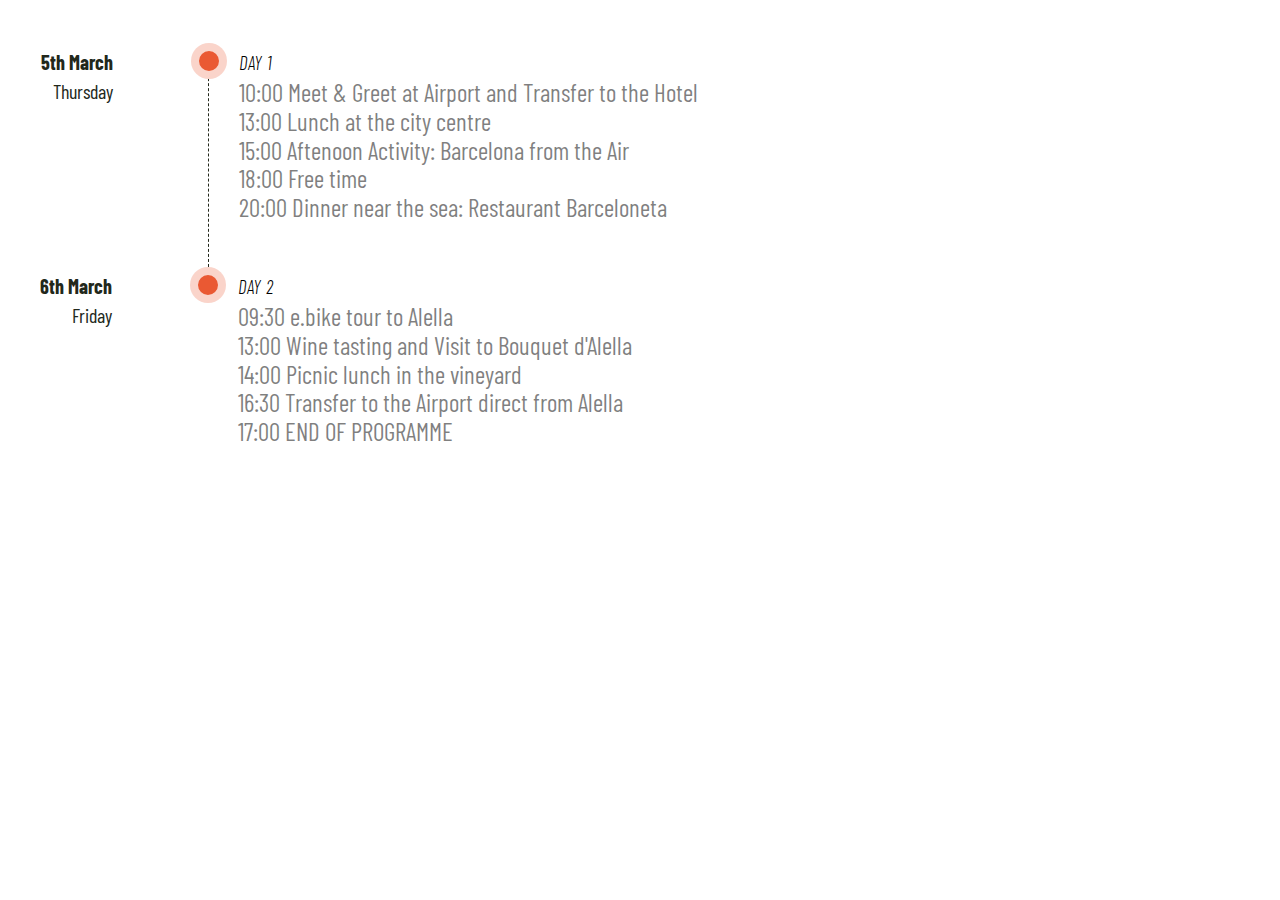
<file: timeline.html>
<!DOCTYPE html>
<html lang="en">
<head>
    <meta charset="UTF-8">
    <meta name="viewport" content="width=device-width, initial-scale=1.0">
    <meta http-equiv="X-UA-Compatible" content="ie=edge">
    <title>Document</title>
    <link href='https://fonts.googleapis.com/css?family=Barlow Condensed' rel='stylesheet'>
    <style>
        body{
  line-height:1.8em;
  width:750px;
}
.history-tl-container{
  font-family: 'Barlow Condensed'; 
  width:100%;
  margin:left;
  display:block;
  position:relative;
}
.history-tl-container ul.tl{
    margin:40px 0;
    padding:0;
    display:inline-block;

}
.history-tl-container ul.tl li{
    list-style: none;
    margin:auto;
    margin-left:200px;
    min-height:70px;
    /*background: rgba(255,255,0,0.1);*/
    border-left:1px dashed #22281B;
    padding:0 0 50px 30px;
    position:relative;
}
.history-tl-container ul.tl li:last-child{ border-left:0;}
.history-tl-container ul.tl li::before{
    position: absolute;
    left: -18px;
    top: -5px;
    content: " ";
    border: 8px solid rgba(255, 255, 255, 0.74);
    border-radius: 500%;
    background: #EA5933;
    height: 20px;
    width: 20px;
    transition: all 500ms ease-in-out;

}
.history-tl-container ul.tl li:hover::before{
    border-color:  #EA5933;
    transition: all 1000ms ease-in-out;
}
ul.tl li .item-title{
  font-size: 19px;
  line-height: 30px;
  letter-spacing: 0.01em;
  font-weight: 300;
  font-style: italic;
}
ul.tl li .item-detail{
    color:rgba(0,0,0,0.5);
    font-size:25px;
}
ul.tl li .timestamp{
    color: #22281B;
    position: absolute;
    width:100px;
    left: -40%;
    text-align: right;
    font-size: 20px;
}
    </style>
</head>
<body>
        <div class="history-tl-container">
                <ul class="tl">
                  <li class="tl-item" ng-repeat="item in retailer_history">
                    <div class="timestamp"><b>5th March</b><br>Thursday</div>
                    <div class="item-title">DAY 1</div>
                    <div class="item-detail">10:00 Meet & Greet at Airport and Transfer to the Hotel</div>
                    <div class="item-detail">13:00 Lunch at the city centre</div>
                    <div class="item-detail">15:00 Aftenoon Activity: Barcelona from the Air</div>
					<div class="item-detail">18:00 Free time</div>
					<div class="item-detail">20:00 Dinner near the sea: Restaurant Barceloneta </div>
                  </li>

                  <li class="tl-item" ng-repeat="item in retailer_history">
                    <div class="timestamp"><b>6th March</b><br> Friday</div>
                    <div class="item-title"> DAY 2</div>
                    <div class="item-detail">09:30 e.bike tour to Alella</div>
					<div class="item-detail">13:00 Wine tasting and Visit to Bouquet d'Alella</div>
					<div class="item-detail">14:00 Picnic lunch in the vineyard</div>
					<div class="item-detail">16:30 Transfer to the Airport direct from Alella</div>
					<div class="item-detail">17:00 END OF PROGRAMME</div>
                  </li>
                </ul>              
              </div>
</body>
</html>
</file>
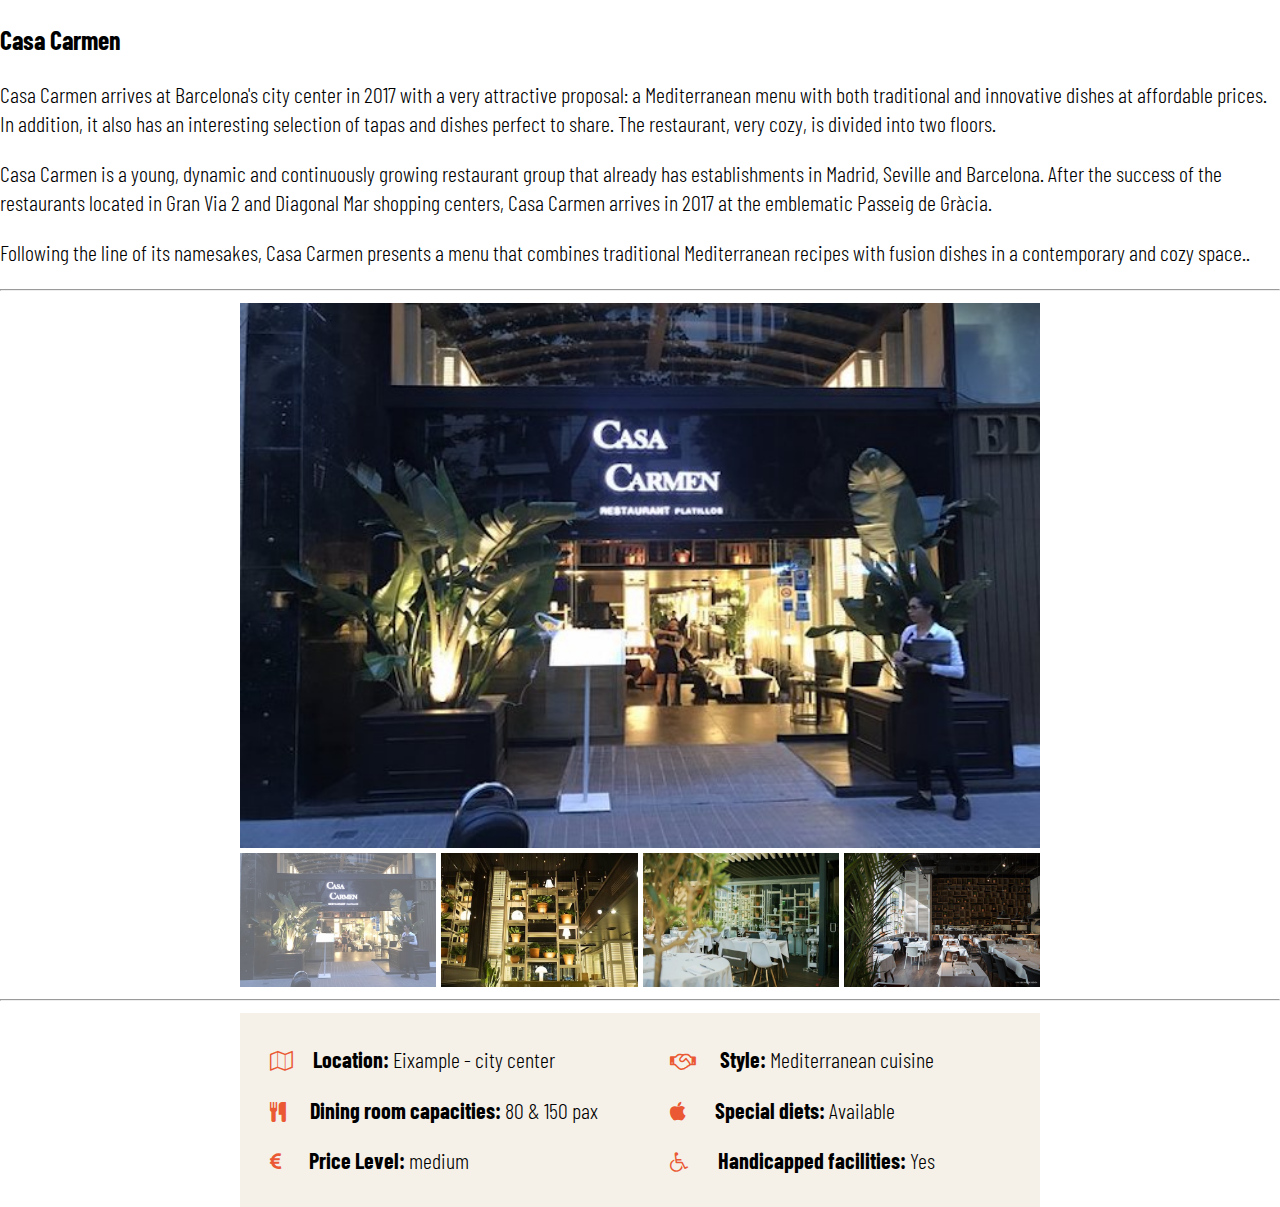
<file: fichas/CASA CARMEN/CasaCarmen.html>
<!DOCTYPE html>
<html>
<head>
  <link rel="stylesheet" href="https://cdnjs.cloudflare.com/ajax/libs/font-awesome/4.7.0/css/font-awesome.min.css"></link>
  <link href='https://fonts.googleapis.com/css?family=Barlow Condensed' rel='stylesheet'>
  <link rel="stylesheet" href="../fichas_style.css"></link>
</head>

<body>
  <div class="activities" style="margin: auto; padding: 0px;">   
    <h3>Casa Carmen</h3>                                              <!--insertar titulo-->
    <p> Casa Carmen arrives at Barcelona's city center in 2017 with a very attractive proposal: a Mediterranean menu with both traditional and innovative dishes at affordable prices. In addition, it also has an interesting selection of tapas and dishes perfect to share. The restaurant, very cozy, is divided into two floors.<p>

    <p>Casa Carmen is a young, dynamic and continuously growing restaurant group that already has establishments in Madrid, Seville and Barcelona. After the success of the restaurants located in Gran Via 2 and Diagonal Mar shopping centers, Casa Carmen arrives in 2017 at the emblematic Passeig de Gràcia.</p>  

    </p> Following the line of its namesakes, Casa Carmen presents a menu that combines traditional Mediterranean recipes with fusion dishes in a contemporary and cozy space..</p> 

                     <!--insertar el texto-->
    <hr>
  </div>
	<div class="container">
    <div class="main-img">
      <img src="CasaCarmen1.jpg" id="current">
    </div>

    <div class="imgs">                                          <!--insertar las fotos-->
      <img src="CasaCarmen1.jpg">
      <img src="CasaCarmen2.jpg">
      <img src="CasaCarmen3.jpg">
      <img src="CasaCarmen4.jpg">
    </div>
  </div>
  <hr>
  
  <section class="container">

<div class ="one" style="float: left ; width:50%;
    padding: 10px; background-color: #F5F1E9">
<p><i class="fa fa-map-o" style="margin-left: 20px;font-size:20px;color:#EA5933;"></i>   <!--insertar la info relevante a los iconos-->
<span style="margin: 16px"><b>Location:</b> Eixample - city center</p></span>
<p><i class="fa fa-cutlery" style="margin-left: 20px;font-size:20px;color:#EA5933;"></i> 
<span style="margin: 20px"><b>Dining room capacities:</b> 80 & 150 pax</p></span>
<p><i class="fa fa-eur" style="margin-left: 20px;font-size:20px;color:#EA5933;"></i> 
<span style="margin: 24px"><b>Price Level:</b> medium</p></span>
</div> 

<div class ="two" style="float: right; align: right; width:45%;
    padding: 10px; background-color: #F5F1E9">
<p><i class="fa fa-handshake-o" style="font-size:20px;color:#EA5933;"></i> 
<span style="margin: 20px"><b>Style:</b> Mediterranean cuisine</span>
<p><i class="fa fa-apple" style="font-size:20px;color:#EA5933;"></i> 
<span style="margin: 25px"><b>Special diets:</b> Available</p></span>
<p><i class="fa fa-wheelchair" style="font-size:20px;color:#EA5933;"></i>   
<span style="margin: 25px"><b>Handicapped facilities:</b> Yes</p></span>
</div>
</section>
</div> 
  <script>
    const current = document.querySelector('#current');
const imgs = document.querySelector('.imgs');
const img = document.querySelectorAll('.imgs img');
const opacity = 0.6;

// Set first img opacity
img[0].style.opacity = opacity;

imgs.addEventListener('click', imgClick);

function imgClick(e) {
  // Reset the opacity
  img.forEach(img => (img.style.opacity = 1));

  // Change current image to src of clicked image
  current.src = e.target.src;

  // Add fade in class
  current.classList.add('fade-in');

  // Remove fade-in class after .5 seconds
  setTimeout(() => current.classList.remove('fade-in'), 500);

  // Change the opacity to opacity var
  e.target.style.opacity = opacity;
}

  </script>
</body>
</html>
</file>
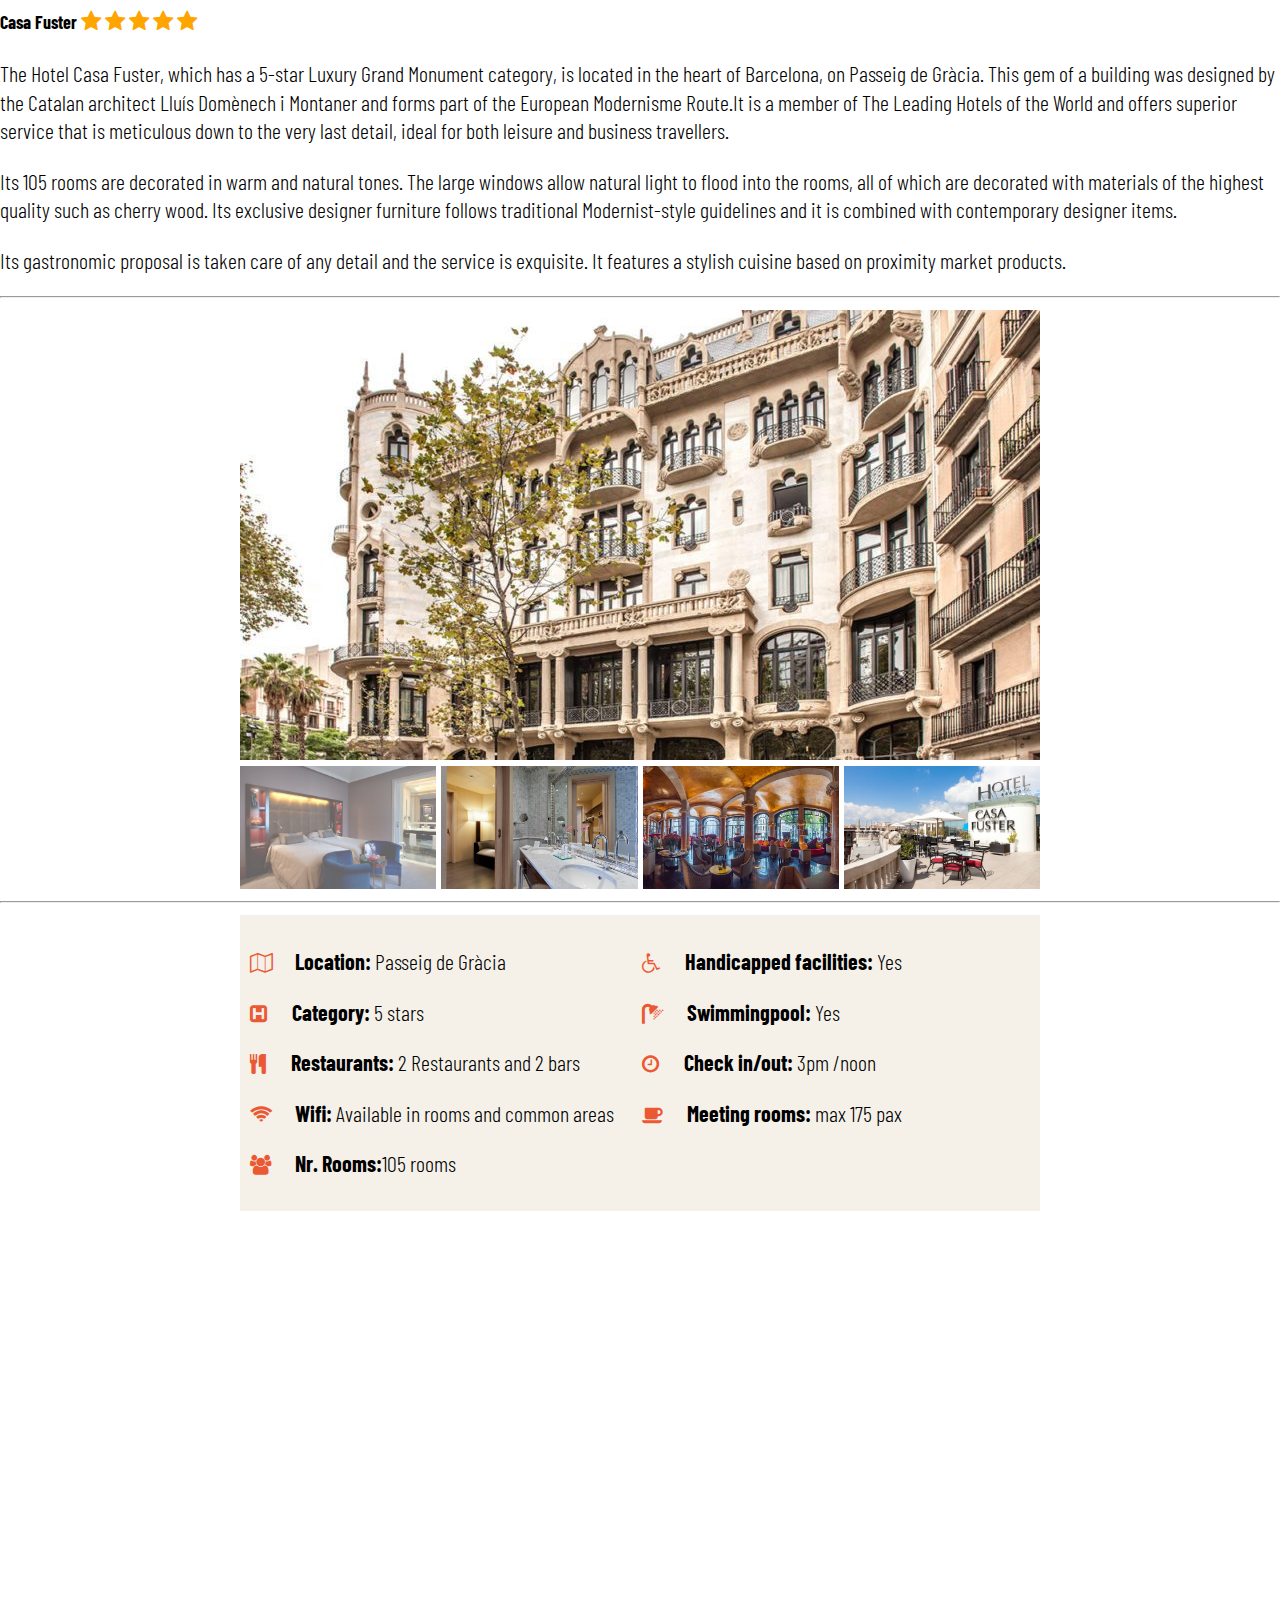
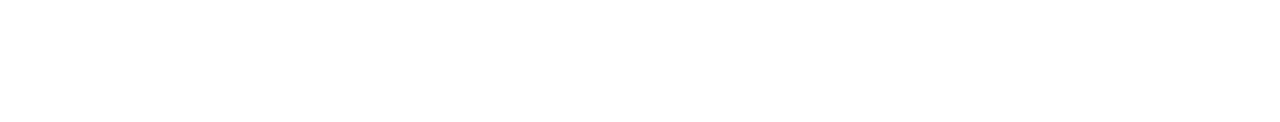
<file: fichas/Casa Fuster/Casa Fuster.html>
<!DOCTYPE html>
<html>
<head>
  <link rel="stylesheet" href="https://cdnjs.cloudflare.com/ajax/libs/font-awesome/4.7.0/css/font-awesome.min.css"></link>
  <link href='https://fonts.googleapis.com/css?family=Barlow Condensed' rel='stylesheet'>
  <link rel="stylesheet" href="../fichas_style.css"></link>
</head>

<body>
  <div class="activities" style="margin: auto; padding: 0px;"> 

       
        <span id="stars">Casa Fuster</span>         <!--estrellas del hotel-->
        <span class="fa fa-star checked"></span>
        <span class="fa fa-star checked"></span>
        <span class="fa fa-star checked"></span>
        <span class="fa fa-star checked"></span>
        <span class="fa fa-star checked"></span>    
        <span><sup></sup></span>      <!-- si el hotel es gran lujo, ..., escribir entre <sub></sub>-->                                            <!--insertar titulo-->
    <p>The Hotel Casa Fuster, which has a 5-star Luxury Grand Monument category, is located in the heart of Barcelona, on Passeig de Gràcia. This gem of a building was designed by the Catalan architect Lluís Domènech i Montaner and forms part of the European Modernisme Route.It is a member of The Leading Hotels of the World and offers superior service that is meticulous down to the very last detail, ideal for both leisure and business travellers.<p>

    <p>Its 105 rooms are decorated in warm and natural tones. The large windows allow natural light to flood into the rooms, all of which are decorated with materials of the highest quality such as cherry wood. Its exclusive designer furniture follows traditional Modernist-style guidelines and it is combined with contemporary designer items.<p>

    <p>Its gastronomic proposal is taken care of any detail and the service is exquisite. It features a stylish cuisine based on proximity market products.</p>   

                     <!--insertar el texto-->
    <hr>
  </div>
	<div class="container">
    <div class="main-img">
      <img src="fuster0.jpg" id="current">
    </div>

    <div class="imgs">                                          <!--insertar las fotos-->
      <img src="fuster1.jpg">
      <img src="fuster2.jpg">
      <img src="fuster3.jpg">
      <img src="fuster4.jpg">
    </div>
  </div>
  <hr>
  
  <section class="container">

<div class ="one" style="float: left;
    padding: 10px; background-color: #F5F1E9">
<p><i class="fa fa-map-o" style="font-size:20px;color:#EA5933;"></i>   <!--insertar la info relevante a los iconos-->
<span style="margin: 18px;"><b> Location:</b> Passeig de Gràcia </p></span>
<p><i class="fa fa-h-square" style="font-size:20px;color:#EA5933;"></i> 
<span style="margin: 21px;"><b> Category:</b> 5 stars</p></span>
<p><i class="fa fa-cutlery" style="font-size:20px;color: #EA5933;"></i> 
<span style="margin: 21px; "><b> Restaurants:</b> 2 Restaurants and 2 bars</p></span>
<p><i class="fa fa-wifi" style="font-size:20px;color:#EA5933;"></i> 
<span style="margin: 18px;"><b> Wifi:</b> Available in rooms and common areas</p></span>
<p><i class="fa fa-users" style="font-size:20px;color:#EA5933;"></i> 
<span style="margin: 20px"><b>Nr. Rooms:</b>105 rooms</p></span>

</div>

<div class ="two" style="float: right width= 40%;
    padding: 10px; background-color: #F5F1E9">
<p><i class="fa fa-wheelchair" style="font-size:20px;color:#EA5933;"></i>    <!--insertar la info relevante a los iconos-->
<span style="margin: 20px;"><b> Handicapped facilities: </b>Yes</p></span>
<p><i class="fa fa-shower" style="font-size:20px;color:#EA5933;"></i> 
<span style="margin: 20px;"><b> Swimmingpool:</b> Yes</p></span>
<p><i class="fa fa-clock-o" style="font-size:20px;color:#EA5933;"></i> 
<span style="margin: 21px;"><b> Check in/out:</b> 3pm /noon</p></span>
<p><i class="fa fa-coffee" style="font-size:20px;color:#EA5933;"></i> 
<span style="margin: 20px;"><b> Meeting rooms:</b> max 175 pax</p></span>
<p><i class="" style="font-size:20px;color:#EA5933;"></i> 
<span style="margin: 20px;"></span>
</div>
</div>
<iframe width="100%" height="505" src="https://www.youtube.com/embed/J3RD8yTc0ng" frameborder="0" allow="accelerometer; autoplay; encrypted-media; gyroscope; picture-in-picture" allowfullscreen></iframe>
</div>
</section>
</div> 
	<script>
		const current = document.querySelector('#current');
const imgs = document.querySelector('.imgs');
const img = document.querySelectorAll('.imgs img');
const opacity = 0.6;

// Set first img opacity
img[0].style.opacity = opacity;

imgs.addEventListener('click', imgClick);

function imgClick(e) {
  // Reset the opacity
  img.forEach(img => (img.style.opacity = 1));

  // Change current image to src of clicked image
  current.src = e.target.src;

  // Add fade in class
  current.classList.add('fade-in');

  // Remove fade-in class after .5 seconds
  setTimeout(() => current.classList.remove('fade-in'), 500);

  // Change the opacity to opacity var
  e.target.style.opacity = opacity;
}

	</script>
</body>
</html>
</file>
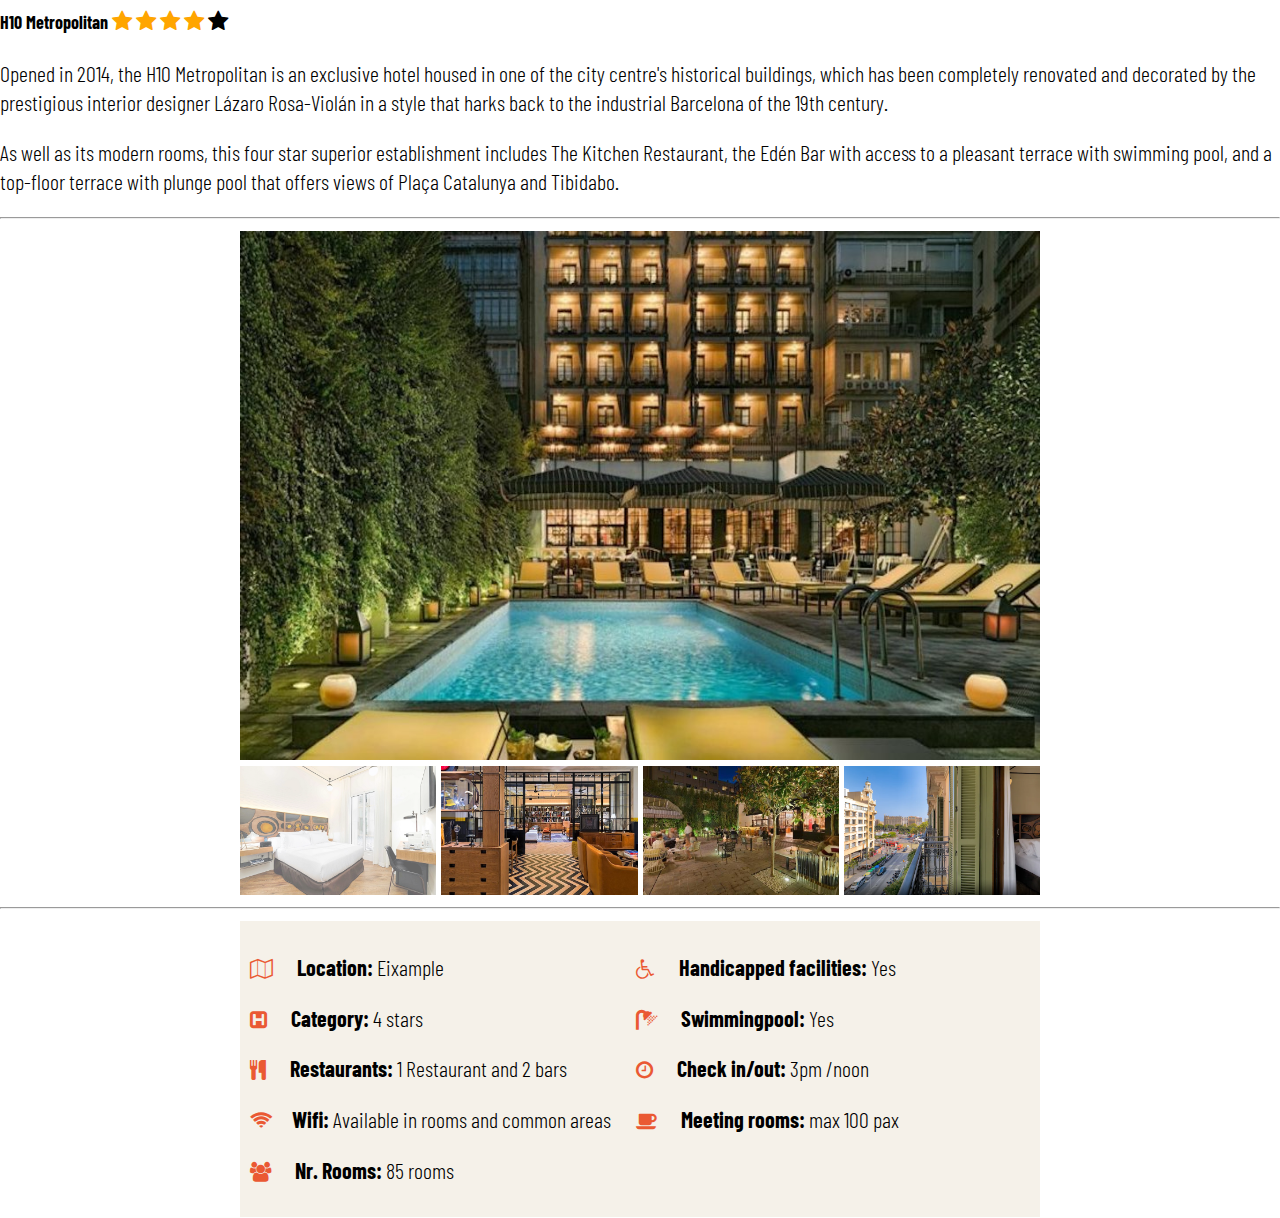
<file: fichas/H10 Metropolitan/H10Metropolitan.html>
<!DOCTYPE html>
<html>
<head>
  <link rel="stylesheet" href="https://cdnjs.cloudflare.com/ajax/libs/font-awesome/4.7.0/css/font-awesome.min.css"></link>
  <link href='https://fonts.googleapis.com/css?family=Barlow Condensed' rel='stylesheet'>
  <link rel="stylesheet" href="../fichas_style.css"></link>
</head>

<body>
  <div class="activities" style="margin: auto; padding: 0px;"> 

       
        <span id="stars">H10 Metropolitan</span>         <!--estrellas del hotel-->
        <span class="fa fa-star checked"></span>
        <span class="fa fa-star checked"></span>
        <span class="fa fa-star checked"></span>
        <span class="fa fa-star checked"></span>
        <span class="fa fa-star "></span>    
        <span><sup></sup></span>      <!-- si el hotel es gran lujo, ..., escribir entre <sub></sub>-->                                            <!--insertar titulo-->
    <p> Opened in 2014, the H10 Metropolitan is an exclusive hotel housed in one of the city centre's historical buildings, which has been completely renovated and decorated by the prestigious interior designer Lázaro Rosa-Violán in a style that harks back to the industrial Barcelona of the 19th century.<p>

    <p>As well as its modern rooms, this four star superior establishment includes The Kitchen Restaurant, the Edén Bar with access to a pleasant terrace with swimming pool, and a top-floor terrace with plunge pool that offers views of Plaça Catalunya and Tibidabo.</p>   

                     <!--insertar el texto-->
    <hr>
  </div>
	<div class="container">
    <div class="main-img">
      <img src="metropolitan1.jpeg" id="current">
    </div>

    <div class="imgs">                                          <!--insertar las fotos-->
      <img src="metropolitan2.jpg">
      <img src="metropolitan3.jpg">
      <img src="metropolitan4.jpg">
      <img src="metropolitan5.png">
    </div>
  </div>
  <hr>
  
  <section class="container">

<div class ="one" style="float: left;
    padding: 10px; background-color: #F5F1E9">
<p><i class="fa fa-map-o" style="font-size:20px;color:#EA5933;"></i>   <!--insertar la info relevante a los iconos-->
<span style="margin: 20px"><b> Location:</b> Eixample</p></span>
<p><i class="fa fa-h-square" style="font-size:20px;color:#EA5933;"></i> 
<span style="margin: 20px"><b> Category:</b> 4 stars</p></span>
<p><i class="fa fa-cutlery" style="font-size:20px;color:#EA5933;"></i> 
<span style="margin: 20px"><b> Restaurants:</b> 1 Restaurant and 2 bars</p></span>
<p><i class="fa fa-wifi" style="font-size:20px;color:#EA5933;"></i> 
<span style="margin: 15px"><b> Wifi:</b> Available in rooms and common areas</p></span>
<p><i class="fa fa-users" style="font-size:20px;color:#EA5933;"></i> 
<span style="margin: 20px"><b>Nr. Rooms:</b> 85 rooms</p></span>


</div>

<div class ="two" style="float: right width= 40%;
    padding: 10px; background-color: #F5F1E9; ">
<p><i class="fa fa-wheelchair" style="font-size:20px;color:#EA5933;"></i>    <!--insertar la info relevante a los iconos-->
<span style="margin: 20px"><b> Handicapped facilities: </b>Yes</p></span>
<p><i class="fa fa-shower" style="font-size:20px;color:#EA5933;"></i> 
<span style="margin: 20px"><b> Swimmingpool:</b> Yes</p></span>
<p><i class="fa fa-clock-o" style="font-size:20px;color:#EA5933;"></i> 
<span style="margin: 20px"><b> Check in/out:</b> 3pm /noon</p></span>
<p><i class="fa fa-coffee" style="font-size:20px;color:#EA5933;"></i> 
<span style="margin: 20px"><b> Meeting rooms:</b> max 100 pax</p></span>
<p><i class="" style="font-size:20px;color:#EA5933;"></i> 
<span style="margin: 20px;"></span>
</div>
</section>
</div> 
	<script>
		const current = document.querySelector('#current');
const imgs = document.querySelector('.imgs');
const img = document.querySelectorAll('.imgs img');
const opacity = 0.6;

// Set first img opacity
img[0].style.opacity = opacity;

imgs.addEventListener('click', imgClick);

function imgClick(e) {
  // Reset the opacity
  img.forEach(img => (img.style.opacity = 1));

  // Change current image to src of clicked image
  current.src = e.target.src;

  // Add fade in class
  current.classList.add('fade-in');

  // Remove fade-in class after .5 seconds
  setTimeout(() => current.classList.remove('fade-in'), 500);

  // Change the opacity to opacity var
  e.target.style.opacity = opacity;
}

	</script>
</body>
</html>
</file>
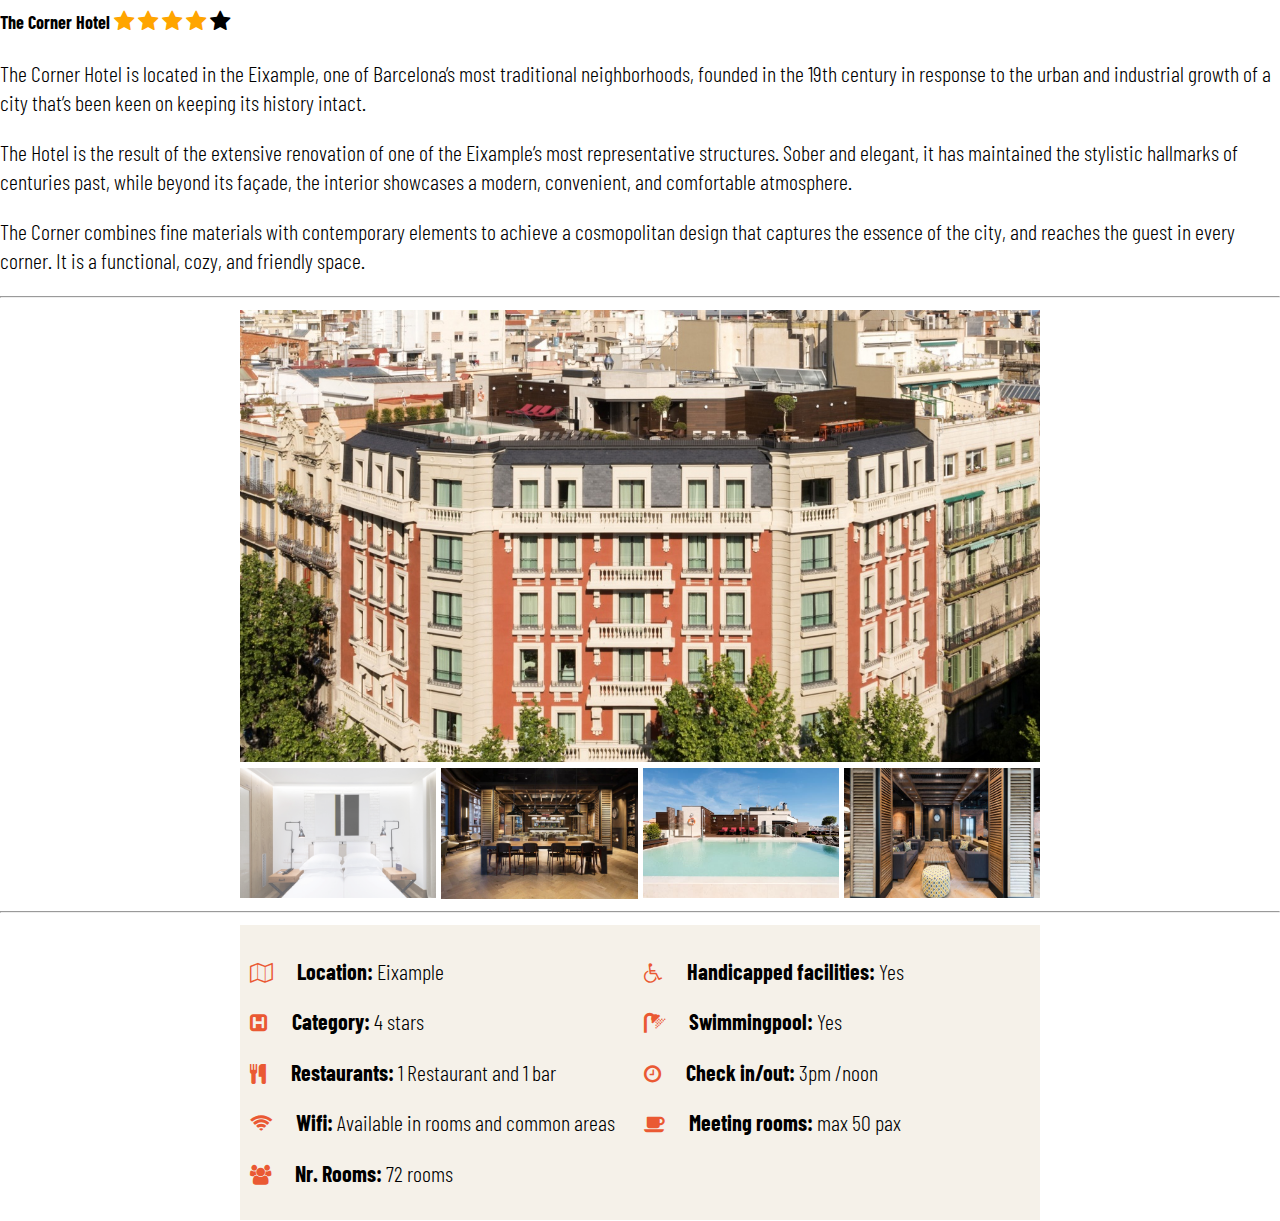
<file: fichas/The Corner/Corner.html>
<!DOCTYPE html>
<html>
<head>
  <link rel="stylesheet" href="https://cdnjs.cloudflare.com/ajax/libs/font-awesome/4.7.0/css/font-awesome.min.css"></link>
  <link href='https://fonts.googleapis.com/css?family=Barlow Condensed' rel='stylesheet'>
  <link rel="stylesheet" href="../fichas_style.css"></link>
</head>

<body>
  <div class="activities" style="margin: auto; padding: 0px;"> 

       
        <span id="stars">The Corner Hotel</span>         <!--estrellas del hotel-->
        <span class="fa fa-star checked"></span>
        <span class="fa fa-star checked"></span>
        <span class="fa fa-star checked"></span>
        <span class="fa fa-star checked"></span>
        <span class="fa fa-star  "></span>    
        <span><sup></sup></span>      <!-- si el hotel es gran lujo, ..., escribir entre <sub></sub>-->                                            <!--insertar titulo-->
    <p> The Corner Hotel is located in the Eixample, one of Barcelona’s most traditional neighborhoods, founded in the 19th century in response to the urban and industrial growth of a city that’s been keen on keeping its history intact.<p>

    <p>The Hotel is the result of the extensive renovation of one of the Eixample’s most representative structures. Sober and elegant, it has maintained the stylistic hallmarks of centuries past, while beyond its façade, the interior showcases a modern, convenient, and comfortable atmosphere.</p> 

    <p>The Corner combines fine materials with contemporary elements to achieve a cosmopolitan design that captures the essence of the city, and reaches the guest in every corner. It is a functional, cozy, and friendly space.<p>  

                     <!--insertar el texto-->
    <hr>
  </div>
	<div class="container">
    <div class="main-img">
      <img src="corner5.jpg" id="current">
    </div>

    <div class="imgs">                                          <!--insertar las fotos-->
      <img src="corner1.jpg">
      <img src="corner2.jpg">
      <img src="corner3.jpg">
      <img src="corner4.jpg">
    </div>
  </div>
  <hr>
  
  <section class="container">

<div class ="one" style="float: left;
    padding: 10px; background-color: #F5F1E9";>
<p><i class="fa fa-map-o" style="font-size:20px;color:#EA5933;"></i>   <!--insertar la info relevante a los iconos-->
<span style="margin:20px;"><b> Location:</b> Eixample</p></span>
<p><i class="fa fa-h-square" style="font-size:20px;color:#EA5933;"></i> 
<span style="margin:21px;"><b> Category:</b> 4 stars</p></span>
<p><i class="fa fa-cutlery" style="font-size:20px;color:#EA5933;"></i> 
<span style="margin:21px;"><b> Restaurants:</b> 1 Restaurant and 1 bar</p></span>
<p><i class="fa fa-wifi" style="font-size:20px;color:#EA5933;"></i> 
<span style="margin:19px;"><b> Wifi:</b> Available in rooms and common areas</p></span>
<p><i class="fa fa-users" style="font-size:20px;color:#EA5933;"></i> 
<span style="margin:20px;"><b>Nr. Rooms:</b> 72 rooms</p></span>

</div>

<div class ="two" style="float: right width= 40%;
    padding: 10px; background-color:#F5F1E9; ">
<p><i class="fa fa-wheelchair" style="font-size:20px;color:#EA5933;"></i>    <!--insertar la info relevante a los iconos-->
<span style="margin:20px;"><b> Handicapped facilities: </b>Yes</p></span>
<p><i class="fa fa-shower" style="font-size:20px;color:#EA5933;"></i> 
<span style="margin:20px;"><b> Swimmingpool:</b> Yes</p></span>
<p><i class="fa fa-clock-o" style="font-size:20px;color:#EA5933;"></i> 
<span style="margin:21px;"><b> Check in/out:</b> 3pm /noon</p></span>
<p><i class="fa fa-coffee" style="font-size:20px;color:#EA5933;"></i> 
<span style="margin:20px;"><b> Meeting rooms:</b> max 50 pax</p></span>
<p><i class="" style="font-size:20px;color:#EA5933;"></i> 
<span style="margin: 20px;"></span>
</div>
</section>
</div> 
	<script>
		const current = document.querySelector('#current');
const imgs = document.querySelector('.imgs');
const img = document.querySelectorAll('.imgs img');
const opacity = 0.6;

// Set first img opacity
img[0].style.opacity = opacity;

imgs.addEventListener('click', imgClick);

function imgClick(e) {
  // Reset the opacity
  img.forEach(img => (img.style.opacity = 1));

  // Change current image to src of clicked image
  current.src = e.target.src;

  // Add fade in class
  current.classList.add('fade-in');

  // Remove fade-in class after .5 seconds
  setTimeout(() => current.classList.remove('fade-in'), 500);

  // Change the opacity to opacity var
  e.target.style.opacity = opacity;
}

	</script>
</body>
</html>
</file>
<file: fichas/fichas_style.css>
:root {
  /* Set fade in duration */
  --fade-time: 0.5s;
}

body {
  margin: 0px;
  padding: 0;
  font-size: 22px;
  font-family: 'Barlow Condensed', Helvetica,Arial,sans-serif;
  font-weight: 360;
  line-height: 130%;
  
}	

.container {
  max-width: 800px;
  margin: auto;
  border: #fff solid 1px;
 
}

.main-img img,
.imgs img {
  width: 100%;
}

.imgs {
  display: grid;
  grid-template-columns: repeat(4, 1fr);
  grid-gap: 5px;
}

.imgs img {
  cursor: pointer;
}

/* Fade in animation */
@keyframes fadeIn {
  to {
    opacity: 1;
  }
}

.fade-in {
  opacity: 0;
  animation: fadeIn var(--fade-time) ease-in 1 forwards;
}

/* Media Queries */
@media(max-width: 600px) {
  .imgs {
    grid-template-columns: repeat(2, 1fr);
  }
}

#stars{
  font-weight: bold;
  font-size: large;
}

.checked{
  color:orange;
}
</file>
